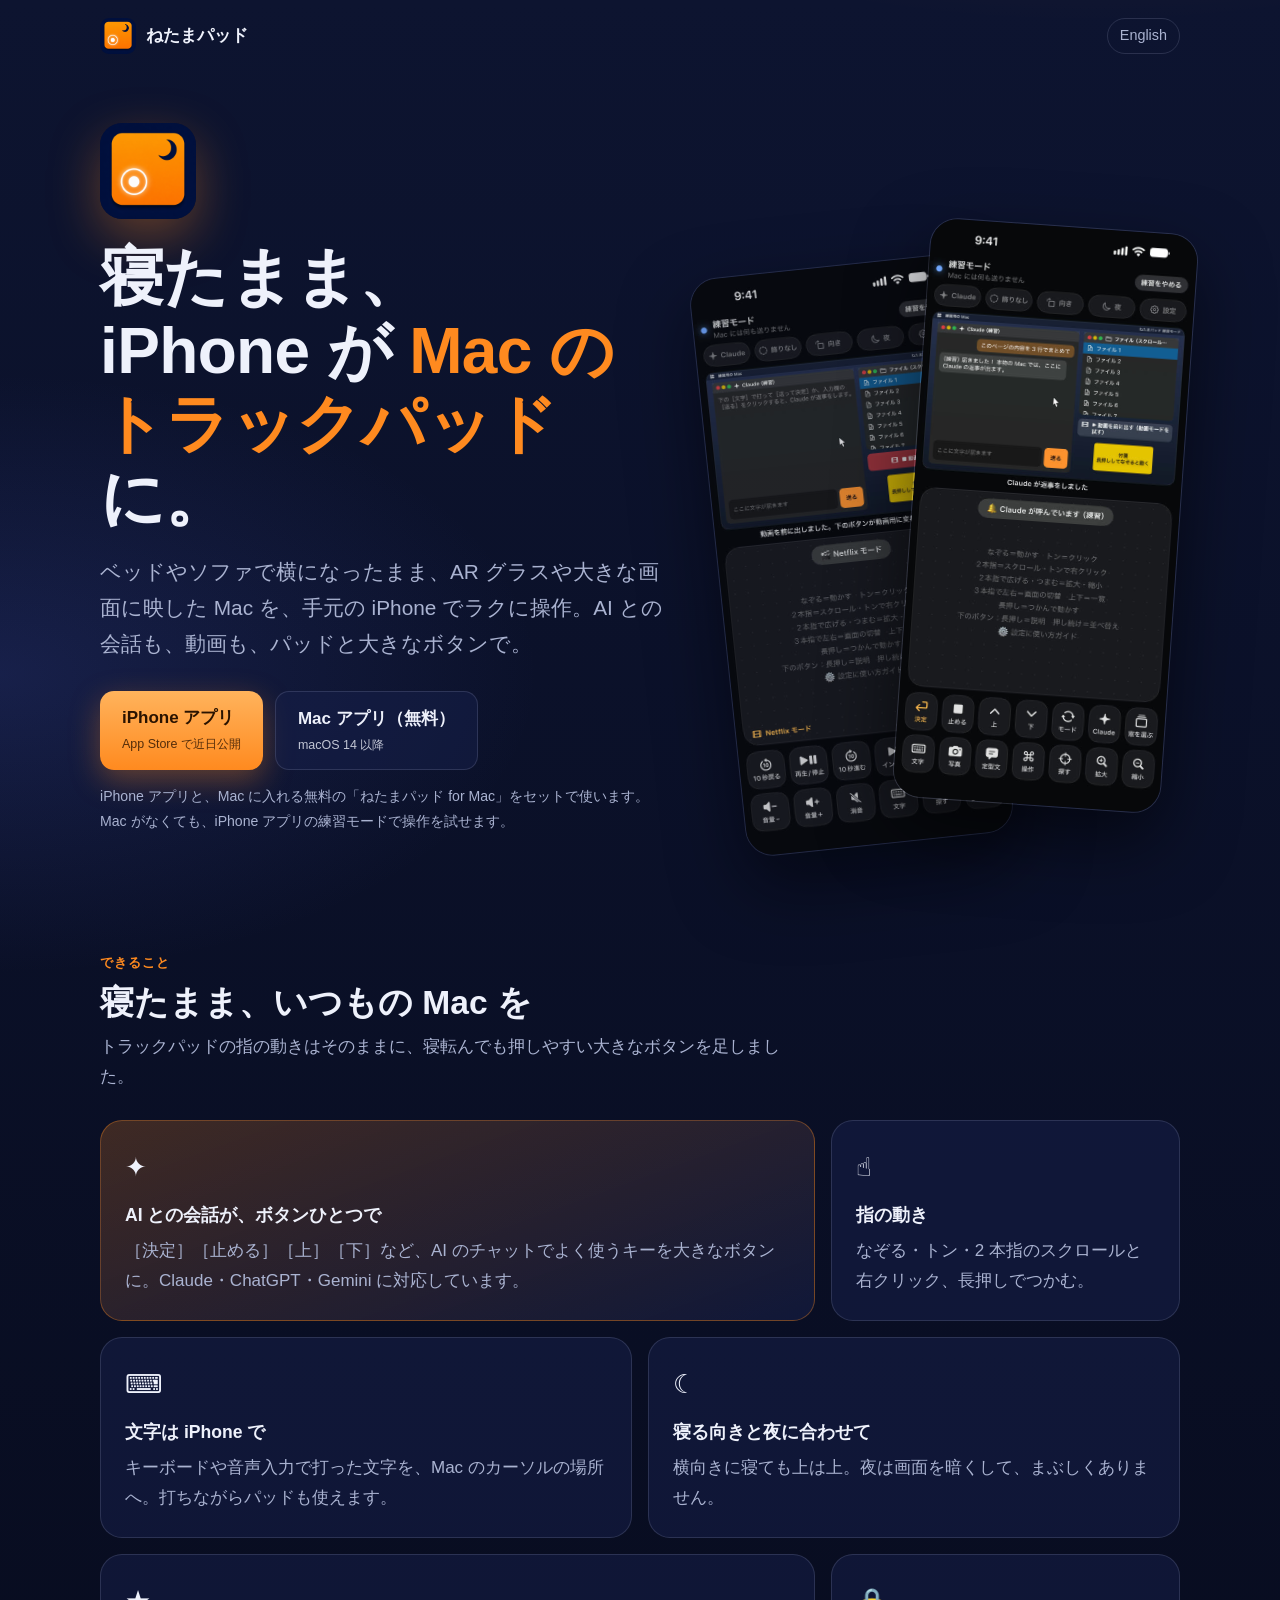
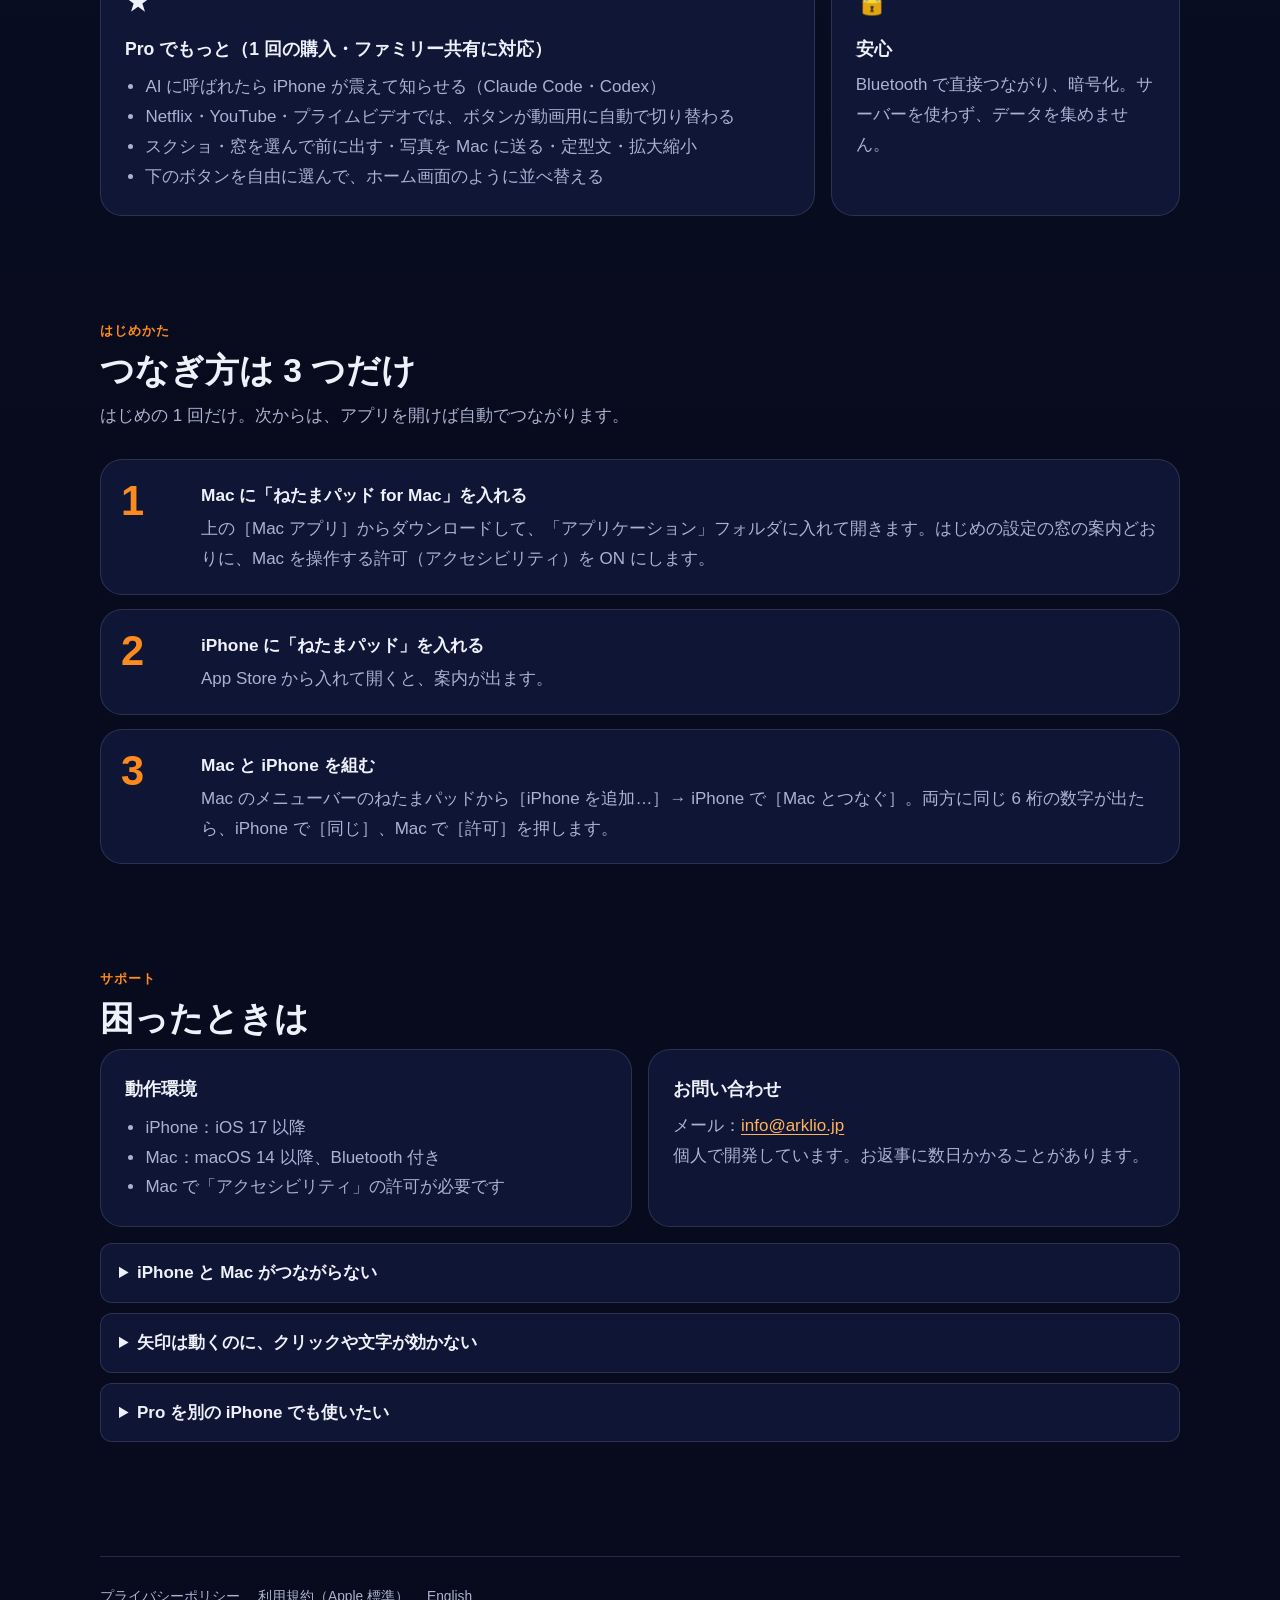
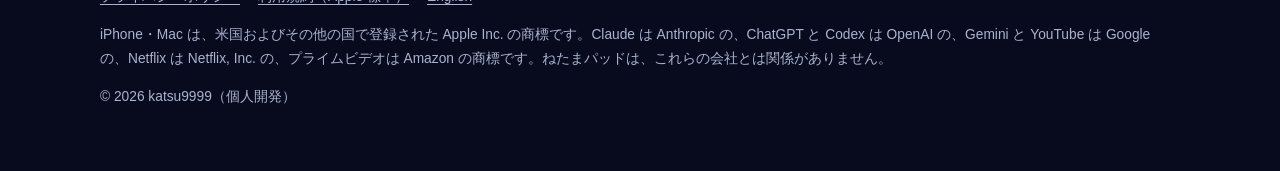
<file: index.html>
<!DOCTYPE html>
<html lang="ja">
<head>
<meta charset="UTF-8">
<meta name="viewport" content="width=device-width, initial-scale=1.0">
<title>ねたまパッド — 寝たまま、iPhone が Mac のトラックパッドに</title>
<meta name="description" content="ベッドに寝たまま、iPhone で Mac を操作。AI との会話も、動画も、手元のパッドと大きなボタンでラクに。">
<link rel="icon" href="assets/icon.png">
<link rel="apple-touch-icon" href="assets/apple-touch-icon.png">
<link rel="alternate" hreflang="en" href="en/">
<link rel="stylesheet" href="assets/style.css">
</head>
<body>
<header class="wrap topbar">
  <a class="brand" href="./"><img src="assets/icon.png" alt="" width="36" height="36">ねたまパッド</a>
  <a class="lang" href="en/" hreflang="en">English</a>
</header>

<main>
  <section class="wrap hero" aria-labelledby="hero-title">
    <div>
      <img class="hero-icon" src="assets/icon.png" alt="ねたまパッドのアイコン" width="96" height="96">
      <h1 id="hero-title">寝たまま、<br>iPhone が <em>Mac の<br>トラックパッド</em>に。</h1>
      <p class="lead">ベッドやソファで横になったまま、AR グラスや大きな画面に映した Mac を、手元の iPhone でラクに操作。AI との会話も、動画も、パッドと大きなボタンで。</p>
      <div class="actions">
        <span class="button primary" aria-disabled="true">iPhone アプリ<small>App Store で近日公開</small></span>
        <a class="button secondary" href="https://github.com/katsu9999-xzx/netama-pad-site/releases/latest/download/NetamaPad.dmg">Mac アプリ（無料）<small>macOS 14 以降</small></a>
      </div>
      <p class="note">iPhone アプリと、Mac に入れる無料の「ねたまパッド for Mac」をセットで使います。Mac がなくても、iPhone アプリの練習モードで操作を試せます。</p>
    </div>
    <div class="phones" aria-hidden="true">
      <img class="phone back" src="assets/ja-03_video.jpg" alt="" width="540" height="1173" loading="lazy">
      <img class="phone front" src="assets/ja-01_chat.jpg" alt="" width="540" height="1173" fetchpriority="high">
    </div>
  </section>

  <section class="wrap" aria-labelledby="features-title">
    <p class="kicker">できること</p>
    <h2 id="features-title">寝たまま、いつもの Mac を</h2>
    <p class="section-lead">トラックパッドの指の動きはそのままに、寝転んでも押しやすい大きなボタンを足しました。</p>
    <div class="bento">
      <article class="tile wide lamp">
        <span class="glyph" aria-hidden="true">✦</span>
        <h3>AI との会話が、ボタンひとつで</h3>
        <p>［決定］［止める］［上］［下］など、AI のチャットでよく使うキーを大きなボタンに。Claude・ChatGPT・Gemini に対応しています。</p>
      </article>
      <article class="tile narrow">
        <span class="glyph" aria-hidden="true">☝︎</span>
        <h3>指の動き</h3>
        <p>なぞる・トン・2 本指のスクロールと右クリック、長押しでつかむ。</p>
      </article>
      <article class="tile half">
        <span class="glyph" aria-hidden="true">⌨︎</span>
        <h3>文字は iPhone で</h3>
        <p>キーボードや音声入力で打った文字を、Mac のカーソルの場所へ。打ちながらパッドも使えます。</p>
      </article>
      <article class="tile half">
        <span class="glyph" aria-hidden="true">☾</span>
        <h3>寝る向きと夜に合わせて</h3>
        <p>横向きに寝ても上は上。夜は画面を暗くして、まぶしくありません。</p>
      </article>
      <article class="tile wide">
        <span class="glyph" aria-hidden="true">★</span>
        <h3>Pro でもっと（1 回の購入・ファミリー共有に対応）</h3>
        <ul>
          <li>AI に呼ばれたら iPhone が震えて知らせる（Claude Code・Codex）</li>
          <li>Netflix・YouTube・プライムビデオでは、ボタンが動画用に自動で切り替わる</li>
          <li>スクショ・窓を選んで前に出す・写真を Mac に送る・定型文・拡大縮小</li>
          <li>下のボタンを自由に選んで、ホーム画面のように並べ替える</li>
        </ul>
      </article>
      <article class="tile narrow">
        <span class="glyph" aria-hidden="true">🔒</span>
        <h3>安心</h3>
        <p>Bluetooth で直接つながり、暗号化。サーバーを使わず、データを集めません。</p>
      </article>
    </div>
  </section>

  <section class="wrap" aria-labelledby="setup-title">
    <p class="kicker">はじめかた</p>
    <h2 id="setup-title">つなぎ方は 3 つだけ</h2>
    <p class="section-lead">はじめの 1 回だけ。次からは、アプリを開けば自動でつながります。</p>
    <ol class="steps">
      <li>
        <div>
          <h3>Mac に「ねたまパッド for Mac」を入れる</h3>
          <p>上の［Mac アプリ］からダウンロードして、「アプリケーション」フォルダに入れて開きます。はじめの設定の窓の案内どおりに、Mac を操作する許可（アクセシビリティ）を ON にします。</p>
        </div>
      </li>
      <li>
        <div>
          <h3>iPhone に「ねたまパッド」を入れる</h3>
          <p>App Store から入れて開くと、案内が出ます。</p>
        </div>
      </li>
      <li>
        <div>
          <h3>Mac と iPhone を組む</h3>
          <p>Mac のメニューバーのねたまパッドから［iPhone を追加…］→ iPhone で［Mac とつなぐ］。両方に同じ 6 桁の数字が出たら、iPhone で［同じ］、Mac で［許可］を押します。</p>
        </div>
      </li>
    </ol>
  </section>

  <section class="wrap" aria-labelledby="support-title">
    <p class="kicker">サポート</p>
    <h2 id="support-title">困ったときは</h2>
    <div class="specs">
      <div class="tile">
        <h3>動作環境</h3>
        <ul>
          <li>iPhone：iOS 17 以降</li>
          <li>Mac：macOS 14 以降、Bluetooth 付き</li>
          <li>Mac で「アクセシビリティ」の許可が必要です</li>
        </ul>
      </div>
      <div class="tile">
        <h3>お問い合わせ</h3>
        <p>メール：<a href="mailto:info@arklio.jp">info@arklio.jp</a></p>
        <p>個人で開発しています。お返事に数日かかることがあります。</p>
      </div>
    </div>
    <div class="faq" style="margin-top:16px">
      <details>
        <summary>iPhone と Mac がつながらない</summary>
        <p>両方の Bluetooth が ON か、Mac のメニューバーにねたまパッドの印があるかを確かめてください。それでもつながらないときは、Mac のねたまパッドを終了して開き直すと、たいてい直ります。</p>
      </details>
      <details>
        <summary>矢印は動くのに、クリックや文字が効かない</summary>
        <p>Mac の［システム設定］→［プライバシーとセキュリティ］→［アクセシビリティ］で、ねたまパッドが ON になっているかを確かめてください。ON にしたあとは、Mac のねたまパッドを開き直します。</p>
      </details>
      <details>
        <summary>Pro を別の iPhone でも使いたい</summary>
        <p>同じ Apple ID の iPhone なら、設定 → Pro の画面の［購入を復元］で使えます。ファミリー共有にも対応しています。</p>
      </details>
    </div>
  </section>
</main>

<footer class="wrap">
  <nav aria-label="ページの案内">
    <a href="privacy.html">プライバシーポリシー</a>
    <a href="https://www.apple.com/legal/internet-services/itunes/dev/stdeula/">利用規約（Apple 標準）</a>
    <a href="en/" hreflang="en">English</a>
  </nav>
  <p>iPhone・Mac は、米国およびその他の国で登録された Apple Inc. の商標です。Claude は Anthropic の、ChatGPT と Codex は OpenAI の、Gemini と YouTube は Google の、Netflix は Netflix, Inc. の、プライムビデオは Amazon の商標です。ねたまパッドは、これらの会社とは関係がありません。</p>
  <p>© 2026 katsu9999（個人開発）</p>
</footer>
</body>
</html>
</file>
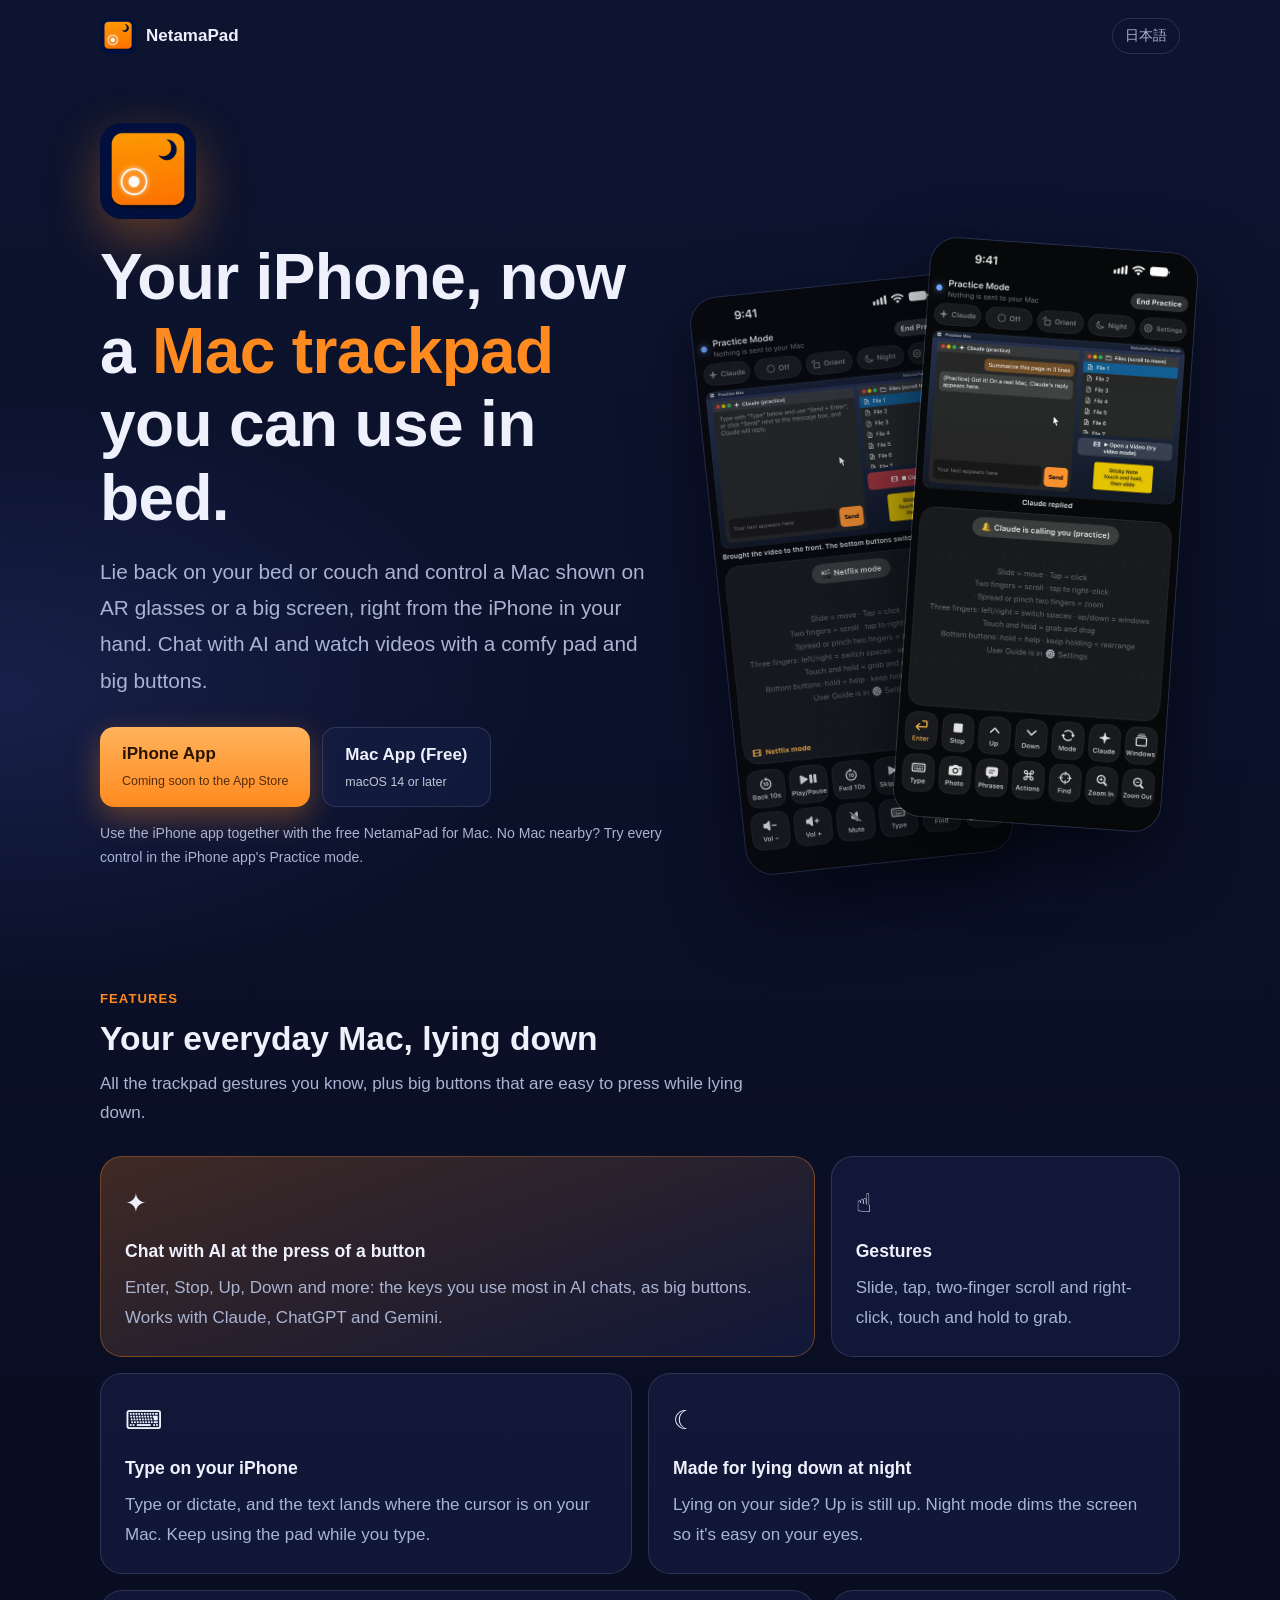
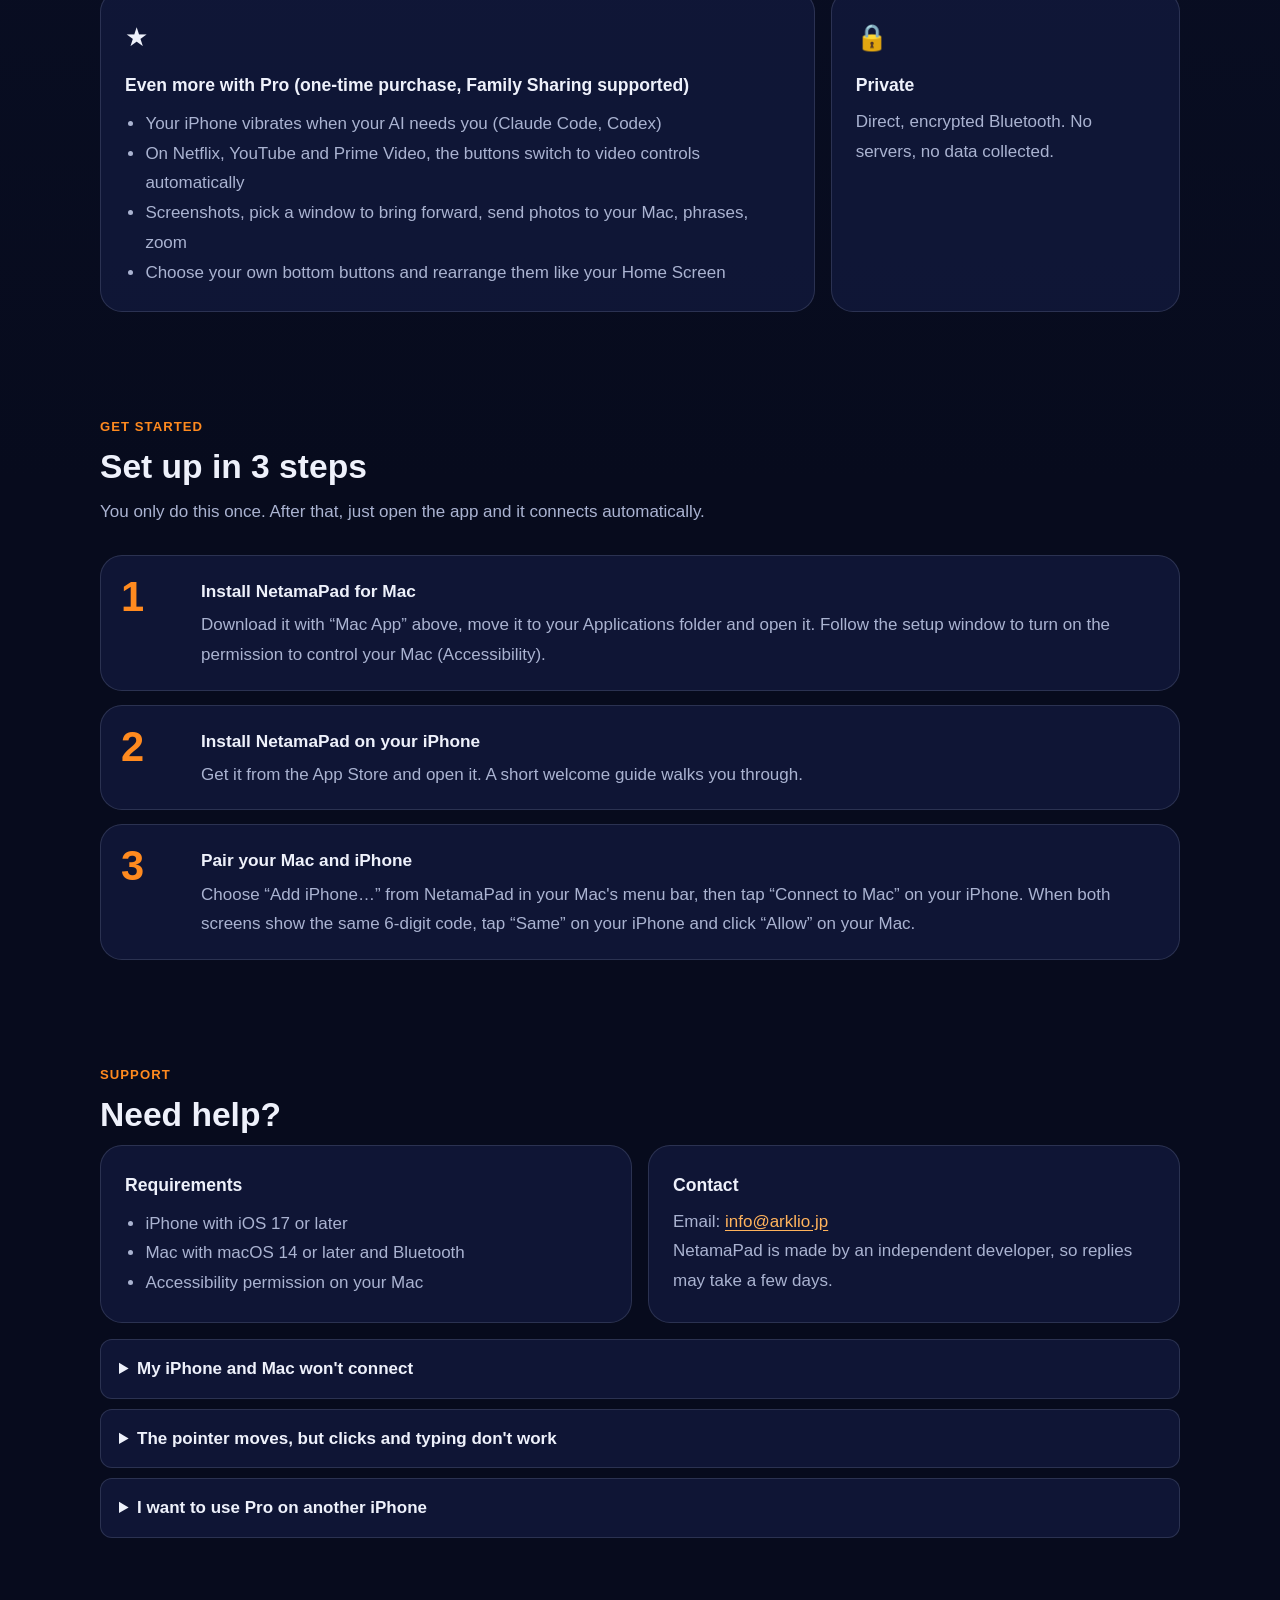
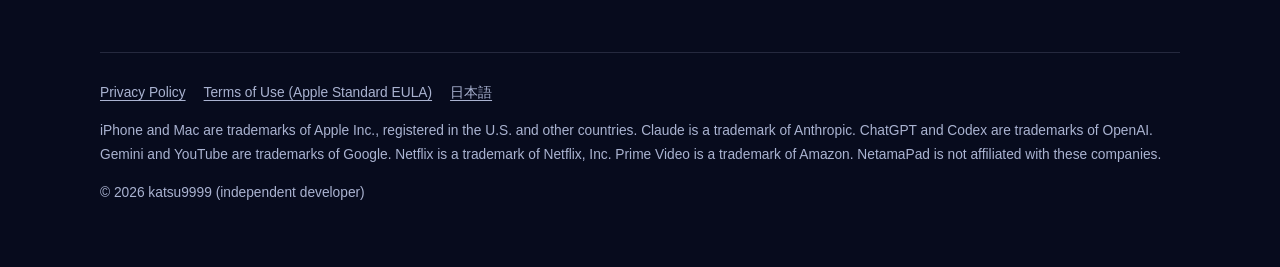
<file: en/index.html>
<!DOCTYPE html>
<html lang="en">
<head>
<meta charset="UTF-8">
<meta name="viewport" content="width=device-width, initial-scale=1.0">
<title>NetamaPad — Control your Mac from bed with your iPhone</title>
<meta name="description" content="Lie back and control your Mac with your iPhone. Chat with AI, watch videos and type, all from a comfy trackpad and big buttons.">
<link rel="icon" href="../assets/icon.png">
<link rel="apple-touch-icon" href="../assets/apple-touch-icon.png">
<link rel="alternate" hreflang="ja" href="../">
<link rel="stylesheet" href="../assets/style.css">
</head>
<body>
<header class="wrap topbar">
  <a class="brand" href="./"><img src="../assets/icon.png" alt="" width="36" height="36">NetamaPad</a>
  <a class="lang" href="../" hreflang="ja">日本語</a>
</header>

<main>
  <section class="wrap hero" aria-labelledby="hero-title">
    <div>
      <img class="hero-icon" src="../assets/icon.png" alt="NetamaPad app icon" width="96" height="96">
      <h1 id="hero-title">Your iPhone, now a <em>Mac trackpad</em> you can use in bed.</h1>
      <p class="lead">Lie back on your bed or couch and control a Mac shown on AR glasses or a big screen, right from the iPhone in your hand. Chat with AI and watch videos with a comfy pad and big buttons.</p>
      <div class="actions">
        <span class="button primary" aria-disabled="true">iPhone App<small>Coming soon to the App Store</small></span>
        <a class="button secondary" href="https://github.com/katsu9999-xzx/netama-pad-site/releases/latest/download/NetamaPad.dmg">Mac App (Free)<small>macOS 14 or later</small></a>
      </div>
      <p class="note">Use the iPhone app together with the free NetamaPad for Mac. No Mac nearby? Try every control in the iPhone app's Practice mode.</p>
    </div>
    <div class="phones" aria-hidden="true">
      <img class="phone back" src="../assets/en-03_video.jpg" alt="" width="540" height="1173" loading="lazy">
      <img class="phone front" src="../assets/en-01_chat.jpg" alt="" width="540" height="1173" fetchpriority="high">
    </div>
  </section>

  <section class="wrap" aria-labelledby="features-title">
    <p class="kicker">Features</p>
    <h2 id="features-title">Your everyday Mac, lying down</h2>
    <p class="section-lead">All the trackpad gestures you know, plus big buttons that are easy to press while lying down.</p>
    <div class="bento">
      <article class="tile wide lamp">
        <span class="glyph" aria-hidden="true">✦</span>
        <h3>Chat with AI at the press of a button</h3>
        <p>Enter, Stop, Up, Down and more: the keys you use most in AI chats, as big buttons. Works with Claude, ChatGPT and Gemini.</p>
      </article>
      <article class="tile narrow">
        <span class="glyph" aria-hidden="true">☝︎</span>
        <h3>Gestures</h3>
        <p>Slide, tap, two-finger scroll and right-click, touch and hold to grab.</p>
      </article>
      <article class="tile half">
        <span class="glyph" aria-hidden="true">⌨︎</span>
        <h3>Type on your iPhone</h3>
        <p>Type or dictate, and the text lands where the cursor is on your Mac. Keep using the pad while you type.</p>
      </article>
      <article class="tile half">
        <span class="glyph" aria-hidden="true">☾</span>
        <h3>Made for lying down at night</h3>
        <p>Lying on your side? Up is still up. Night mode dims the screen so it's easy on your eyes.</p>
      </article>
      <article class="tile wide">
        <span class="glyph" aria-hidden="true">★</span>
        <h3>Even more with Pro (one-time purchase, Family Sharing supported)</h3>
        <ul>
          <li>Your iPhone vibrates when your AI needs you (Claude Code, Codex)</li>
          <li>On Netflix, YouTube and Prime Video, the buttons switch to video controls automatically</li>
          <li>Screenshots, pick a window to bring forward, send photos to your Mac, phrases, zoom</li>
          <li>Choose your own bottom buttons and rearrange them like your Home Screen</li>
        </ul>
      </article>
      <article class="tile narrow">
        <span class="glyph" aria-hidden="true">🔒</span>
        <h3>Private</h3>
        <p>Direct, encrypted Bluetooth. No servers, no data collected.</p>
      </article>
    </div>
  </section>

  <section class="wrap" aria-labelledby="setup-title">
    <p class="kicker">Get started</p>
    <h2 id="setup-title">Set up in 3 steps</h2>
    <p class="section-lead">You only do this once. After that, just open the app and it connects automatically.</p>
    <ol class="steps">
      <li>
        <div>
          <h3>Install NetamaPad for Mac</h3>
          <p>Download it with “Mac App” above, move it to your Applications folder and open it. Follow the setup window to turn on the permission to control your Mac (Accessibility).</p>
        </div>
      </li>
      <li>
        <div>
          <h3>Install NetamaPad on your iPhone</h3>
          <p>Get it from the App Store and open it. A short welcome guide walks you through.</p>
        </div>
      </li>
      <li>
        <div>
          <h3>Pair your Mac and iPhone</h3>
          <p>Choose “Add iPhone…” from NetamaPad in your Mac's menu bar, then tap “Connect to Mac” on your iPhone. When both screens show the same 6-digit code, tap “Same” on your iPhone and click “Allow” on your Mac.</p>
        </div>
      </li>
    </ol>
  </section>

  <section class="wrap" aria-labelledby="support-title">
    <p class="kicker">Support</p>
    <h2 id="support-title">Need help?</h2>
    <div class="specs">
      <div class="tile">
        <h3>Requirements</h3>
        <ul>
          <li>iPhone with iOS 17 or later</li>
          <li>Mac with macOS 14 or later and Bluetooth</li>
          <li>Accessibility permission on your Mac</li>
        </ul>
      </div>
      <div class="tile">
        <h3>Contact</h3>
        <p>Email: <a href="mailto:info@arklio.jp">info@arklio.jp</a></p>
        <p>NetamaPad is made by an independent developer, so replies may take a few days.</p>
      </div>
    </div>
    <div class="faq" style="margin-top:16px">
      <details>
        <summary>My iPhone and Mac won't connect</summary>
        <p>Check that Bluetooth is on for both, and that the NetamaPad icon is in your Mac's menu bar. If they still won't connect, quit NetamaPad on your Mac and open it again. That usually fixes it.</p>
      </details>
      <details>
        <summary>The pointer moves, but clicks and typing don't work</summary>
        <p>On your Mac, open System Settings → Privacy &amp; Security → Accessibility and make sure NetamaPad is turned on. After turning it on, open NetamaPad on your Mac again.</p>
      </details>
      <details>
        <summary>I want to use Pro on another iPhone</summary>
        <p>On any iPhone with the same Apple ID, open Settings → Pro and tap “Restore Purchases”. Family Sharing is supported too.</p>
      </details>
    </div>
  </section>
</main>

<footer class="wrap">
  <nav aria-label="Site">
    <a href="privacy.html">Privacy Policy</a>
    <a href="https://www.apple.com/legal/internet-services/itunes/dev/stdeula/">Terms of Use (Apple Standard EULA)</a>
    <a href="../" hreflang="ja">日本語</a>
  </nav>
  <p>iPhone and Mac are trademarks of Apple Inc., registered in the U.S. and other countries. Claude is a trademark of Anthropic. ChatGPT and Codex are trademarks of OpenAI. Gemini and YouTube are trademarks of Google. Netflix is a trademark of Netflix, Inc. Prime Video is a trademark of Amazon. NetamaPad is not affiliated with these companies.</p>
  <p>© 2026 katsu9999 (independent developer)</p>
</footer>
</body>
</html>
</file>
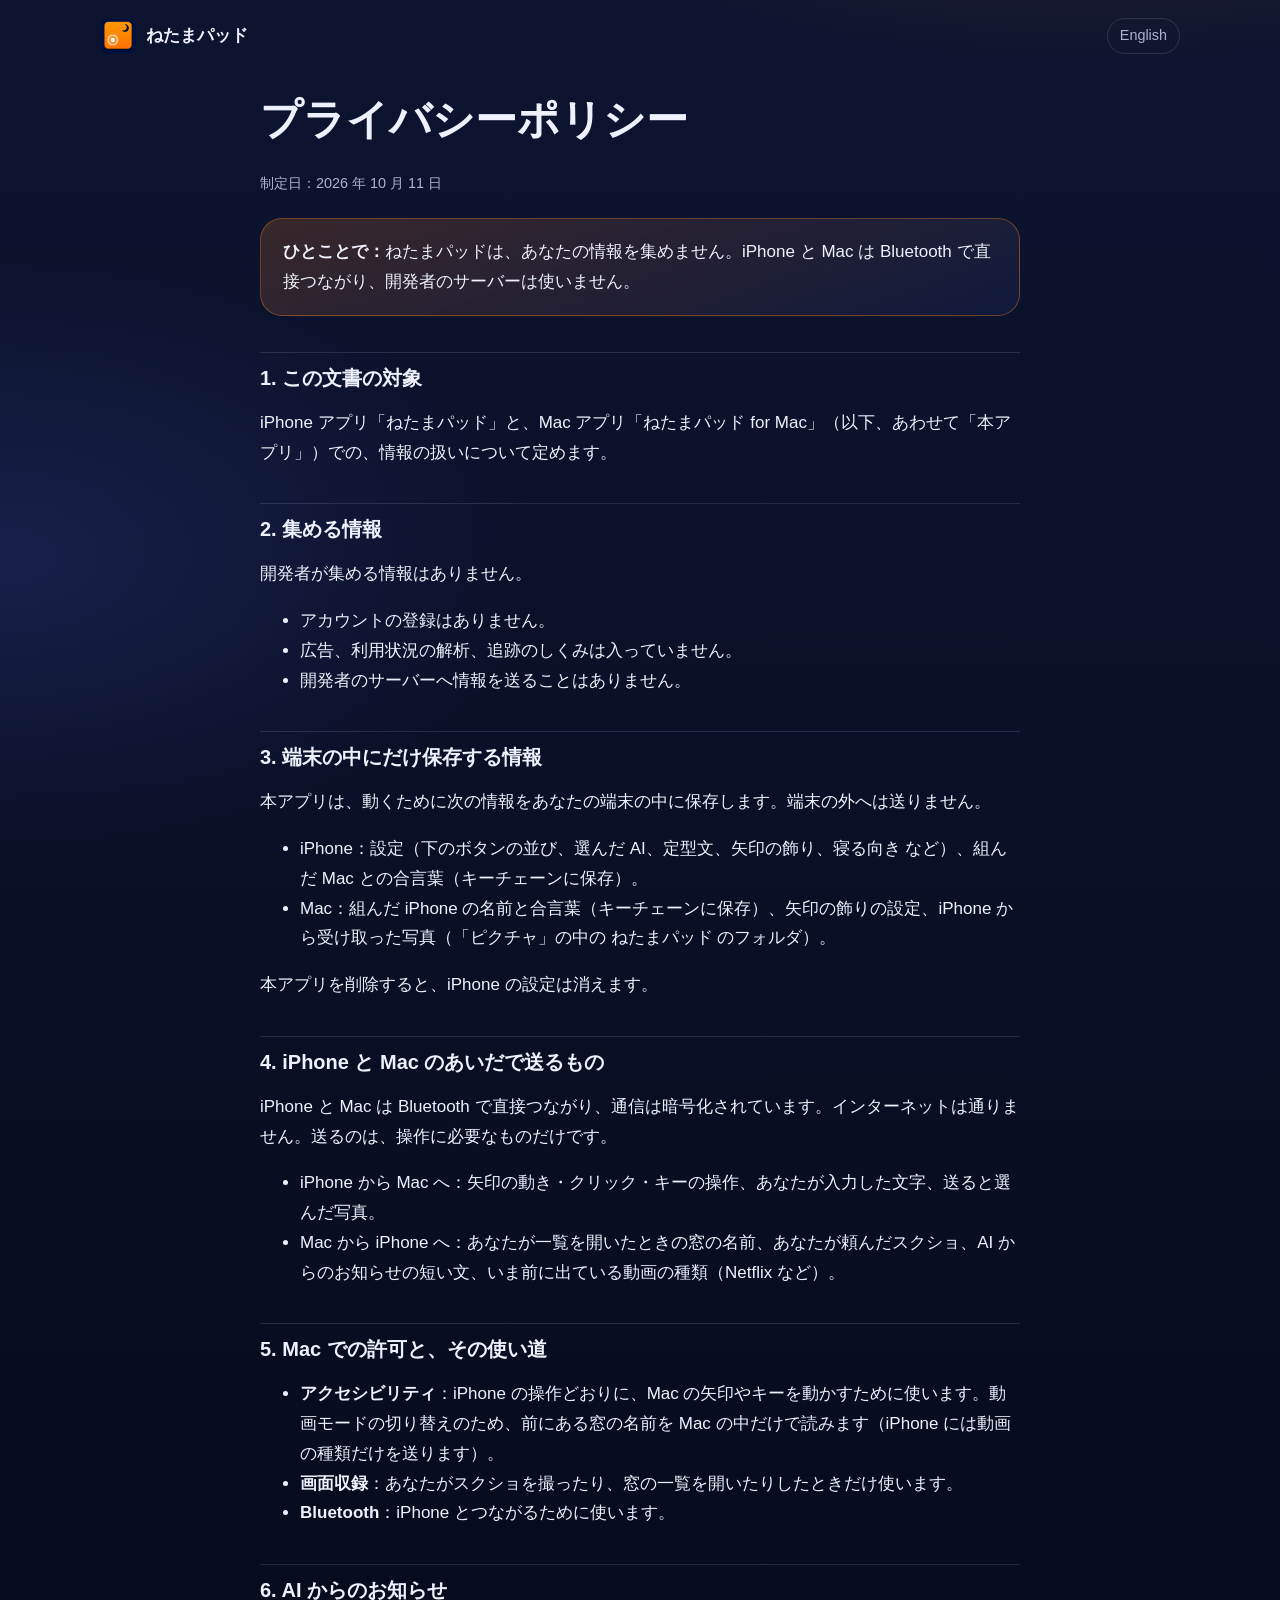
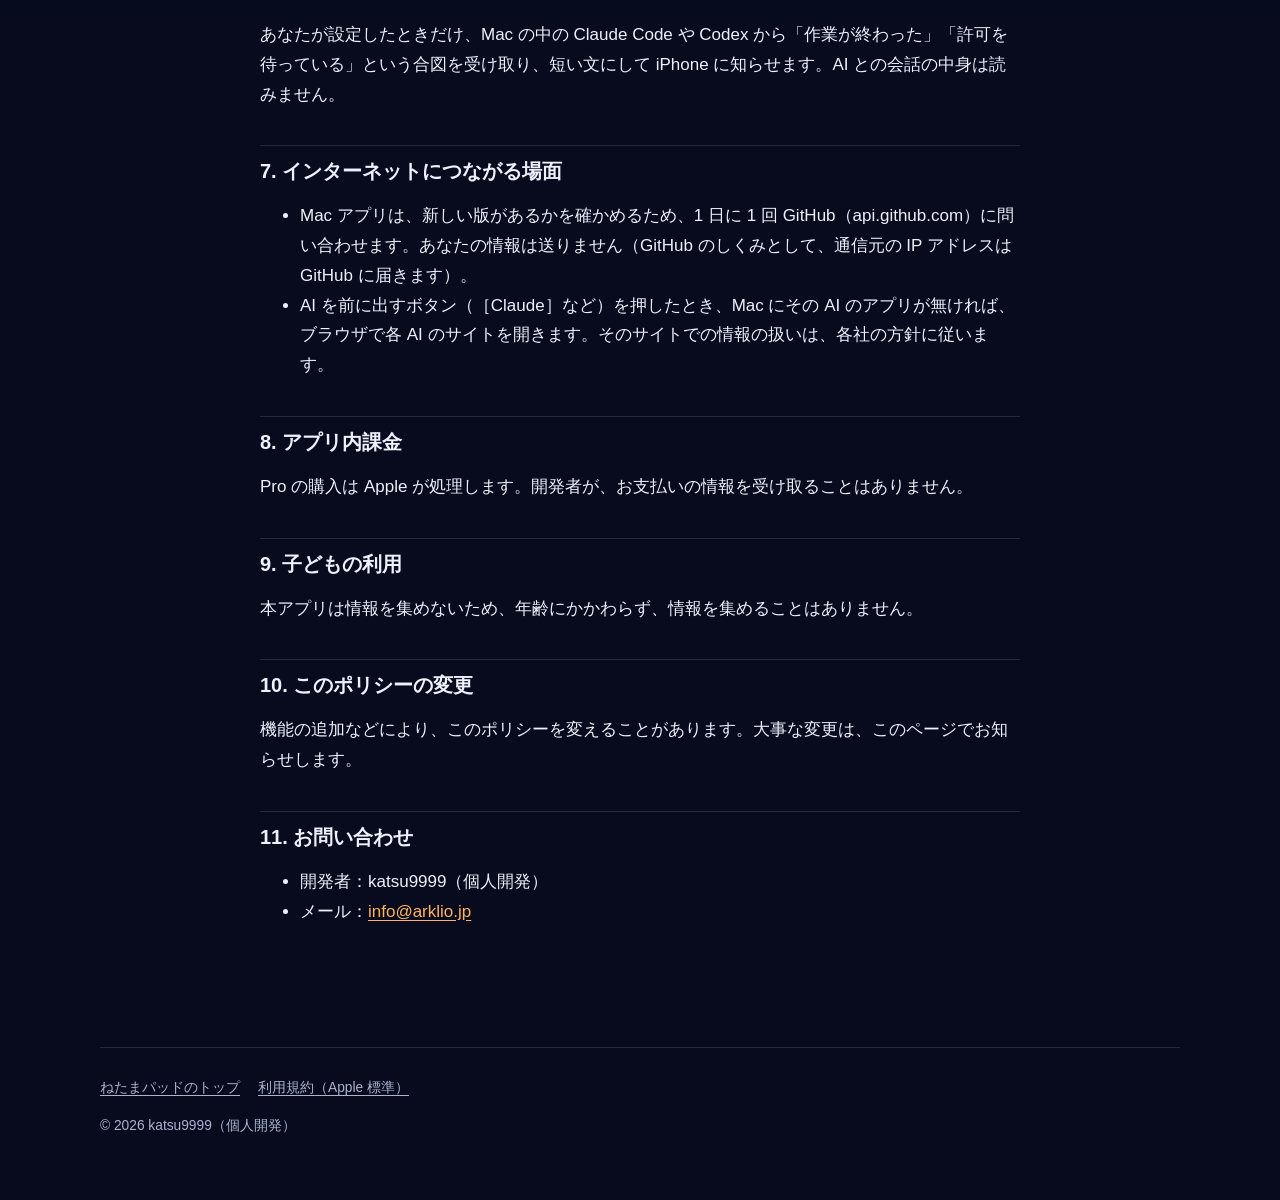
<file: privacy.html>
<!DOCTYPE html>
<html lang="ja">
<head>
<meta charset="UTF-8">
<meta name="viewport" content="width=device-width, initial-scale=1.0">
<title>プライバシーポリシー — ねたまパッド</title>
<link rel="icon" href="assets/icon.png">
<link rel="alternate" hreflang="en" href="en/privacy.html">
<link rel="stylesheet" href="assets/style.css">
</head>
<body>
<header class="wrap topbar">
  <a class="brand" href="./"><img src="assets/icon.png" alt="" width="36" height="36">ねたまパッド</a>
  <a class="lang" href="en/privacy.html" hreflang="en">English</a>
</header>

<main class="doc">
  <h1>プライバシーポリシー</h1>
  <p class="meta">制定日：2026 年 10 月 11 日</p>

  <div class="summary">
    <p><strong>ひとことで：</strong>ねたまパッドは、あなたの情報を集めません。iPhone と Mac は Bluetooth で直接つながり、開発者のサーバーは使いません。</p>
  </div>

  <h2>1. この文書の対象</h2>
  <p>iPhone アプリ「ねたまパッド」と、Mac アプリ「ねたまパッド for Mac」（以下、あわせて「本アプリ」）での、情報の扱いについて定めます。</p>

  <h2>2. 集める情報</h2>
  <p>開発者が集める情報はありません。</p>
  <ul>
    <li>アカウントの登録はありません。</li>
    <li>広告、利用状況の解析、追跡のしくみは入っていません。</li>
    <li>開発者のサーバーへ情報を送ることはありません。</li>
  </ul>

  <h2>3. 端末の中にだけ保存する情報</h2>
  <p>本アプリは、動くために次の情報をあなたの端末の中に保存します。端末の外へは送りません。</p>
  <ul>
    <li>iPhone：設定（下のボタンの並び、選んだ AI、定型文、矢印の飾り、寝る向き など）、組んだ Mac との合言葉（キーチェーンに保存）。</li>
    <li>Mac：組んだ iPhone の名前と合言葉（キーチェーンに保存）、矢印の飾りの設定、iPhone から受け取った写真（「ピクチャ」の中の ねたまパッド のフォルダ）。</li>
  </ul>
  <p>本アプリを削除すると、iPhone の設定は消えます。</p>

  <h2>4. iPhone と Mac のあいだで送るもの</h2>
  <p>iPhone と Mac は Bluetooth で直接つながり、通信は暗号化されています。インターネットは通りません。送るのは、操作に必要なものだけです。</p>
  <ul>
    <li>iPhone から Mac へ：矢印の動き・クリック・キーの操作、あなたが入力した文字、送ると選んだ写真。</li>
    <li>Mac から iPhone へ：あなたが一覧を開いたときの窓の名前、あなたが頼んだスクショ、AI からのお知らせの短い文、いま前に出ている動画の種類（Netflix など）。</li>
  </ul>

  <h2>5. Mac での許可と、その使い道</h2>
  <ul>
    <li><strong>アクセシビリティ</strong>：iPhone の操作どおりに、Mac の矢印やキーを動かすために使います。動画モードの切り替えのため、前にある窓の名前を Mac の中だけで読みます（iPhone には動画の種類だけを送ります）。</li>
    <li><strong>画面収録</strong>：あなたがスクショを撮ったり、窓の一覧を開いたりしたときだけ使います。</li>
    <li><strong>Bluetooth</strong>：iPhone とつながるために使います。</li>
  </ul>

  <h2>6. AI からのお知らせ</h2>
  <p>あなたが設定したときだけ、Mac の中の Claude Code や Codex から「作業が終わった」「許可を待っている」という合図を受け取り、短い文にして iPhone に知らせます。AI との会話の中身は読みません。</p>

  <h2>7. インターネットにつながる場面</h2>
  <ul>
    <li>Mac アプリは、新しい版があるかを確かめるため、1 日に 1 回 GitHub（api.github.com）に問い合わせます。あなたの情報は送りません（GitHub のしくみとして、通信元の IP アドレスは GitHub に届きます）。</li>
    <li>AI を前に出すボタン（［Claude］など）を押したとき、Mac にその AI のアプリが無ければ、ブラウザで各 AI のサイトを開きます。そのサイトでの情報の扱いは、各社の方針に従います。</li>
  </ul>

  <h2>8. アプリ内課金</h2>
  <p>Pro の購入は Apple が処理します。開発者が、お支払いの情報を受け取ることはありません。</p>

  <h2>9. 子どもの利用</h2>
  <p>本アプリは情報を集めないため、年齢にかかわらず、情報を集めることはありません。</p>

  <h2>10. このポリシーの変更</h2>
  <p>機能の追加などにより、このポリシーを変えることがあります。大事な変更は、このページでお知らせします。</p>

  <h2>11. お問い合わせ</h2>
  <ul>
    <li>開発者：katsu9999（個人開発）</li>
    <li>メール：<a href="mailto:info@arklio.jp">info@arklio.jp</a></li>
  </ul>
</main>

<footer class="wrap">
  <nav aria-label="ページの案内">
    <a href="./">ねたまパッドのトップ</a>
    <a href="https://www.apple.com/legal/internet-services/itunes/dev/stdeula/">利用規約（Apple 標準）</a>
  </nav>
  <p>© 2026 katsu9999（個人開発）</p>
</footer>
</body>
</html>
</file>
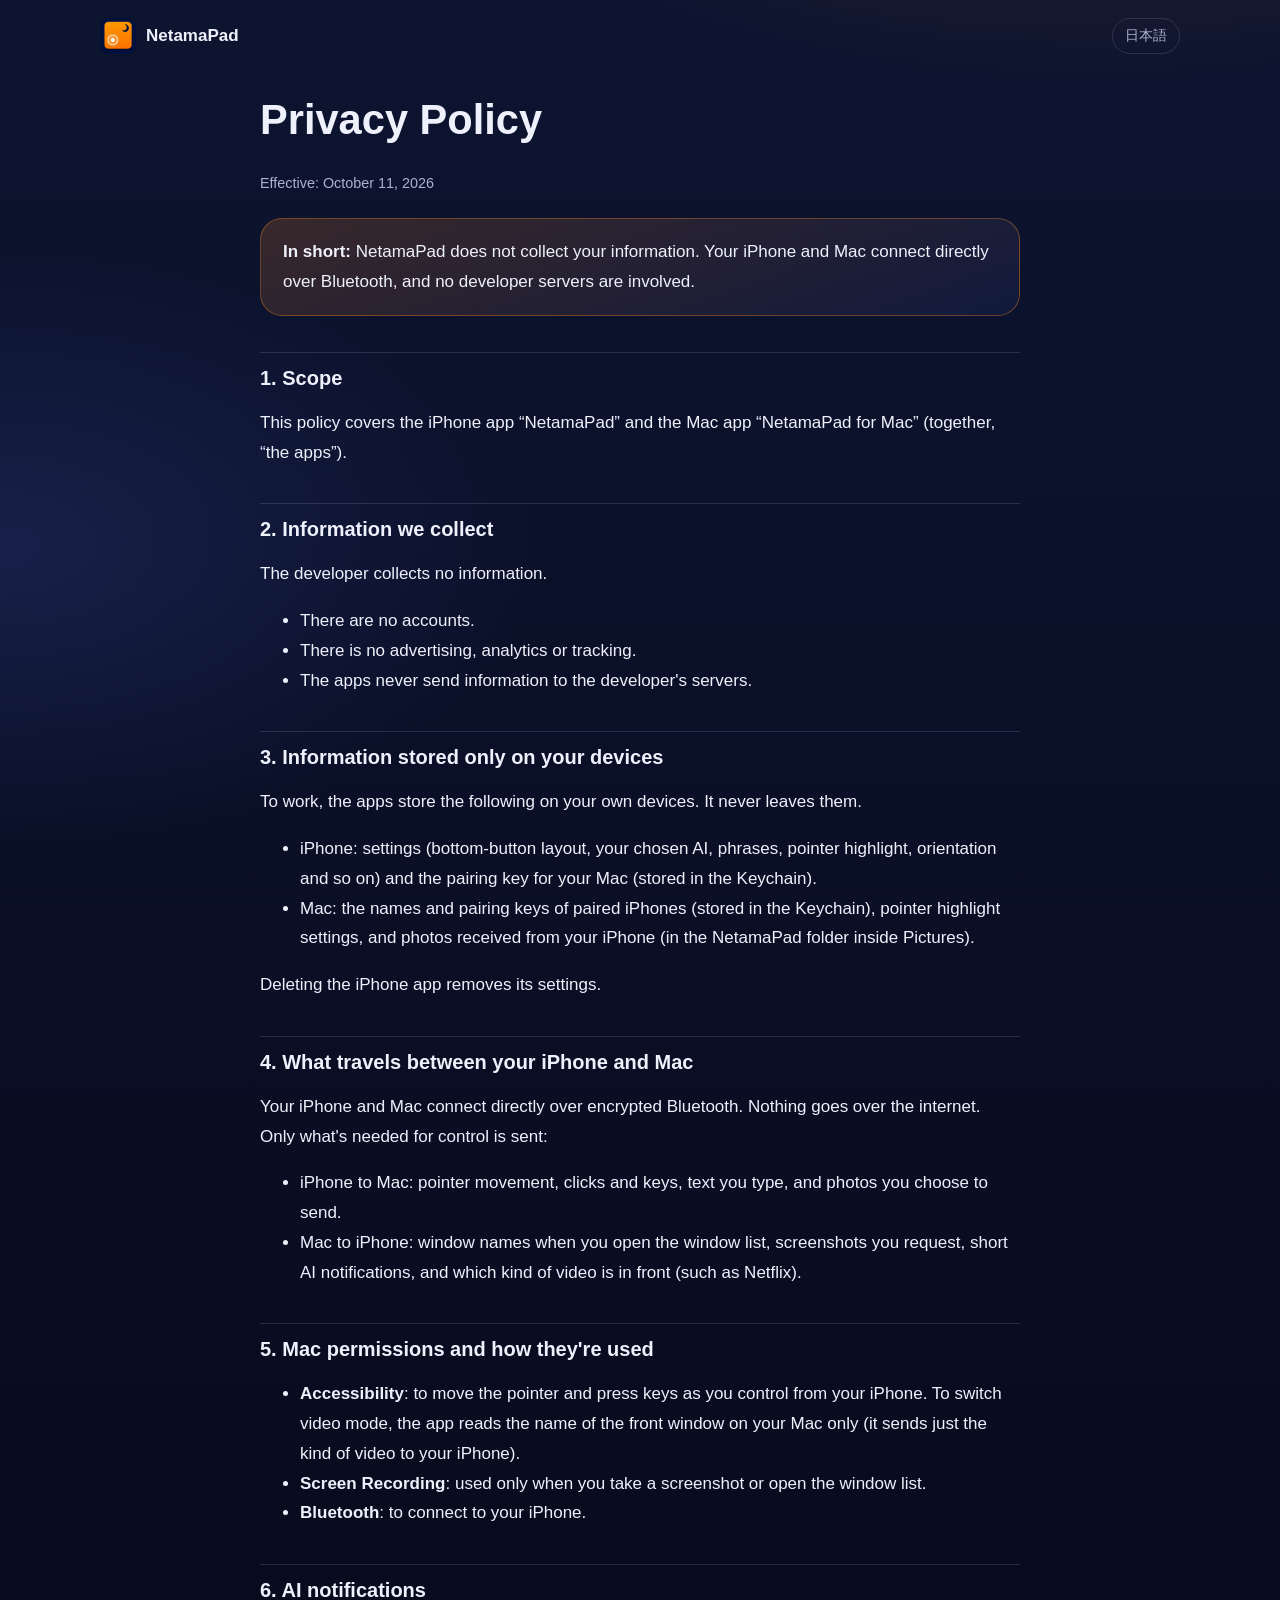
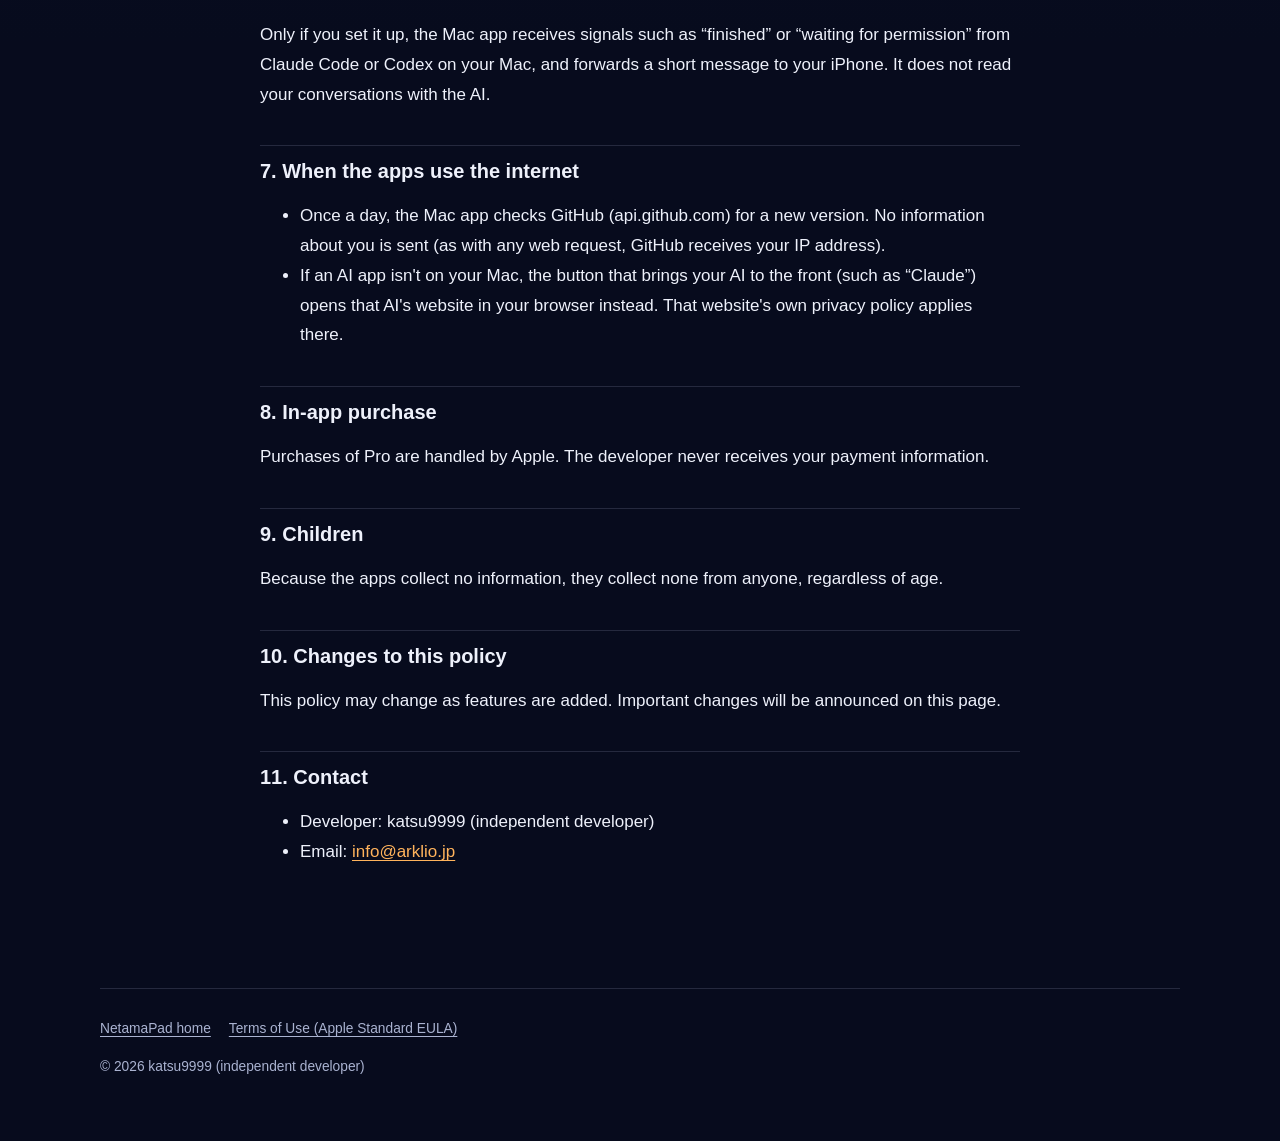
<file: en/privacy.html>
<!DOCTYPE html>
<html lang="en">
<head>
<meta charset="UTF-8">
<meta name="viewport" content="width=device-width, initial-scale=1.0">
<title>Privacy Policy — NetamaPad</title>
<link rel="icon" href="../assets/icon.png">
<link rel="alternate" hreflang="ja" href="../privacy.html">
<link rel="stylesheet" href="../assets/style.css">
</head>
<body>
<header class="wrap topbar">
  <a class="brand" href="./"><img src="../assets/icon.png" alt="" width="36" height="36">NetamaPad</a>
  <a class="lang" href="../privacy.html" hreflang="ja">日本語</a>
</header>

<main class="doc">
  <h1>Privacy Policy</h1>
  <p class="meta">Effective: October 11, 2026</p>

  <div class="summary">
    <p><strong>In short:</strong> NetamaPad does not collect your information. Your iPhone and Mac connect directly over Bluetooth, and no developer servers are involved.</p>
  </div>

  <h2>1. Scope</h2>
  <p>This policy covers the iPhone app “NetamaPad” and the Mac app “NetamaPad for Mac” (together, “the apps”).</p>

  <h2>2. Information we collect</h2>
  <p>The developer collects no information.</p>
  <ul>
    <li>There are no accounts.</li>
    <li>There is no advertising, analytics or tracking.</li>
    <li>The apps never send information to the developer's servers.</li>
  </ul>

  <h2>3. Information stored only on your devices</h2>
  <p>To work, the apps store the following on your own devices. It never leaves them.</p>
  <ul>
    <li>iPhone: settings (bottom-button layout, your chosen AI, phrases, pointer highlight, orientation and so on) and the pairing key for your Mac (stored in the Keychain).</li>
    <li>Mac: the names and pairing keys of paired iPhones (stored in the Keychain), pointer highlight settings, and photos received from your iPhone (in the NetamaPad folder inside Pictures).</li>
  </ul>
  <p>Deleting the iPhone app removes its settings.</p>

  <h2>4. What travels between your iPhone and Mac</h2>
  <p>Your iPhone and Mac connect directly over encrypted Bluetooth. Nothing goes over the internet. Only what's needed for control is sent:</p>
  <ul>
    <li>iPhone to Mac: pointer movement, clicks and keys, text you type, and photos you choose to send.</li>
    <li>Mac to iPhone: window names when you open the window list, screenshots you request, short AI notifications, and which kind of video is in front (such as Netflix).</li>
  </ul>

  <h2>5. Mac permissions and how they're used</h2>
  <ul>
    <li><strong>Accessibility</strong>: to move the pointer and press keys as you control from your iPhone. To switch video mode, the app reads the name of the front window on your Mac only (it sends just the kind of video to your iPhone).</li>
    <li><strong>Screen Recording</strong>: used only when you take a screenshot or open the window list.</li>
    <li><strong>Bluetooth</strong>: to connect to your iPhone.</li>
  </ul>

  <h2>6. AI notifications</h2>
  <p>Only if you set it up, the Mac app receives signals such as “finished” or “waiting for permission” from Claude Code or Codex on your Mac, and forwards a short message to your iPhone. It does not read your conversations with the AI.</p>

  <h2>7. When the apps use the internet</h2>
  <ul>
    <li>Once a day, the Mac app checks GitHub (api.github.com) for a new version. No information about you is sent (as with any web request, GitHub receives your IP address).</li>
    <li>If an AI app isn't on your Mac, the button that brings your AI to the front (such as “Claude”) opens that AI's website in your browser instead. That website's own privacy policy applies there.</li>
  </ul>

  <h2>8. In-app purchase</h2>
  <p>Purchases of Pro are handled by Apple. The developer never receives your payment information.</p>

  <h2>9. Children</h2>
  <p>Because the apps collect no information, they collect none from anyone, regardless of age.</p>

  <h2>10. Changes to this policy</h2>
  <p>This policy may change as features are added. Important changes will be announced on this page.</p>

  <h2>11. Contact</h2>
  <ul>
    <li>Developer: katsu9999 (independent developer)</li>
    <li>Email: <a href="mailto:info@arklio.jp">info@arklio.jp</a></li>
  </ul>
</main>

<footer class="wrap">
  <nav aria-label="Site">
    <a href="./">NetamaPad home</a>
    <a href="https://www.apple.com/legal/internet-services/itunes/dev/stdeula/">Terms of Use (Apple Standard EULA)</a>
  </nav>
  <p>© 2026 katsu9999 (independent developer)</p>
</footer>
</body>
</html>
</file>
<file: assets/style.css>
/* ねたまパッドの紹介ページ。夜のベッドサイドの色（紺の夜空とオレンジの常夜灯）でそろえる。 */
:root {
  --night-0: #070b1d;
  --night-1: #0d1430;
  --night-2: #16204a;
  --lamp: #ff8a1f;
  --lamp-soft: #ffb35c;
  --moon: #fff3dd;
  --text: #eef1fb;
  --text-muted: #aab3d1;
  --line: rgba(170, 179, 209, 0.18);
  --card: rgba(22, 32, 74, 0.55);

  --font-body: -apple-system, BlinkMacSystemFont, "Hiragino Sans", "Hiragino Kaku Gothic ProN", "Yu Gothic", "Segoe UI", sans-serif;
  --font-display: ui-rounded, "SF Pro Rounded", "Hiragino Maru Gothic ProN", -apple-system, sans-serif;

  --text-base: clamp(1rem, 0.95rem + 0.25vw, 1.0625rem);
  --text-lead: clamp(1.1rem, 1rem + 0.5vw, 1.3rem);
  --text-h2: clamp(1.5rem, 1.2rem + 1.4vw, 2.1rem);
  --text-hero: clamp(2.2rem, 1.4rem + 4vw, 4rem);

  --space-section: clamp(3.5rem, 2.5rem + 5vw, 7rem);
  --radius-card: 22px;
  --radius-small: 12px;
  --duration: 200ms;
  --ease: cubic-bezier(0.16, 1, 0.3, 1);
}

* { box-sizing: border-box; }
html { -webkit-text-size-adjust: 100%; }
body {
  margin: 0;
  font-family: var(--font-body);
  font-size: var(--text-base);
  line-height: 1.75;
  color: var(--text);
  background:
    radial-gradient(1200px 600px at 85% -10%, rgba(255, 138, 31, 0.16), transparent 60%),
    radial-gradient(900px 500px at 0% 20%, rgba(80, 100, 220, 0.18), transparent 60%),
    linear-gradient(180deg, var(--night-1), var(--night-0) 60%);
  background-color: var(--night-0);
  -webkit-font-smoothing: antialiased;
}
a { color: var(--lamp-soft); text-underline-offset: 3px; }
a:hover { color: var(--moon); }
a:focus-visible, .button:focus-visible { outline: 3px solid var(--lamp-soft); outline-offset: 3px; border-radius: 8px; }
img { max-width: 100%; height: auto; display: block; }

.wrap { width: min(1080px, 100% - 32px); margin-inline: auto; }

/* 上の帯 */
.topbar { display: flex; align-items: center; justify-content: space-between; padding: 18px 0; }
.brand { display: flex; align-items: center; gap: 10px; color: var(--text); text-decoration: none; font-weight: 700; font-family: var(--font-display); }
.brand img { width: 36px; height: 36px; border-radius: 9px; }
.lang { color: var(--text-muted); font-size: 0.9rem; text-decoration: none; border: 1px solid var(--line); padding: 4px 12px; border-radius: 999px; }
.lang:hover { color: var(--text); border-color: var(--lamp); }

/* いちばん上 */
.hero { display: grid; grid-template-columns: 1.1fr 0.9fr; gap: clamp(24px, 4vw, 56px); align-items: center; padding: clamp(24px, 4vw, 56px) 0 var(--space-section); }
.hero-icon { width: 96px; height: 96px; border-radius: 22px; box-shadow: 0 18px 50px rgba(255, 138, 31, 0.35); margin-bottom: 22px; }
.hero h1 { font-family: var(--font-display); font-size: var(--text-hero); line-height: 1.15; margin: 0 0 18px; letter-spacing: -0.01em; }
.hero h1 em { font-style: normal; color: var(--lamp); }
.lead { font-size: var(--text-lead); color: var(--text-muted); margin: 0 0 28px; max-width: 34em; }
.actions { display: flex; flex-wrap: wrap; gap: 12px; }
.button { display: inline-flex; flex-direction: column; align-items: flex-start; gap: 2px; padding: 12px 22px; border-radius: 14px; font-weight: 700; text-decoration: none; transition: transform var(--duration) var(--ease), box-shadow var(--duration) var(--ease); }
.button.primary { background: linear-gradient(180deg, var(--lamp-soft), var(--lamp)); color: #2a1300; box-shadow: 0 10px 30px rgba(255, 138, 31, 0.35); }
.button.secondary { background: var(--card); color: var(--text); border: 1px solid var(--line); }
.button:hover { transform: translateY(-2px); color: inherit; }
.button.primary:hover { color: #2a1300; box-shadow: 0 14px 36px rgba(255, 138, 31, 0.45); }
.button small { display: block; font-weight: 500; font-size: 0.78rem; opacity: 0.8; }
.note { color: var(--text-muted); font-size: 0.88rem; margin-top: 14px; }

/* 画面の見本（重ねて奥行きを出す） */
.phones { position: relative; min-height: 520px; }
.phone { position: absolute; width: 58%; border-radius: 28px; border: 1px solid var(--line); box-shadow: 0 30px 70px rgba(0, 0, 0, 0.55); }
.phone.back { left: 0; top: 40px; transform: rotate(-6deg); opacity: 0.85; }
.phone.front { right: 0; top: 0; transform: rotate(4deg); }

/* 節 */
section { padding-bottom: var(--space-section); }
h2 { font-family: var(--font-display); font-size: var(--text-h2); line-height: 1.3; margin: 0 0 8px; }
.kicker { color: var(--lamp); font-weight: 700; letter-spacing: 0.08em; font-size: 0.82rem; text-transform: uppercase; margin: 0 0 6px; }
.section-lead { color: var(--text-muted); margin: 0 0 28px; max-width: 40em; }

/* できること（大小をつけたタイル） */
.bento { display: grid; grid-template-columns: repeat(6, 1fr); gap: 16px; }
.tile { background: var(--card); border: 1px solid var(--line); border-radius: var(--radius-card); padding: 24px; }
.tile h3 { margin: 0 0 6px; font-size: 1.1rem; font-family: var(--font-display); }
.tile p { margin: 0; color: var(--text-muted); }
.tile .glyph { font-size: 1.6rem; display: block; margin-bottom: 10px; }
.tile.wide { grid-column: span 4; }
.tile.half { grid-column: span 3; }
.tile.narrow { grid-column: span 2; }
.tile.lamp { background: linear-gradient(160deg, rgba(255, 138, 31, 0.22), rgba(22, 32, 74, 0.55)); border-color: rgba(255, 138, 31, 0.35); }
.tile ul { margin: 8px 0 0; padding-left: 1.2em; color: var(--text-muted); }

/* つなぎ方（大きな数字） */
.steps { list-style: none; margin: 0; padding: 0; display: grid; gap: 14px; counter-reset: step; }
.steps li { counter-increment: step; display: grid; grid-template-columns: 64px 1fr; gap: 16px; align-items: start; padding: 20px; border-radius: var(--radius-card); background: var(--card); border: 1px solid var(--line); }
.steps li::before { content: counter(step); font-family: var(--font-display); font-size: 2.6rem; line-height: 1; color: var(--lamp); font-weight: 800; }
.steps h3 { margin: 0 0 4px; font-size: 1.08rem; }
.steps p { margin: 0; color: var(--text-muted); }

/* 表 */
.specs { display: grid; grid-template-columns: repeat(2, 1fr); gap: 16px; }
.faq details { background: var(--card); border: 1px solid var(--line); border-radius: var(--radius-small); padding: 14px 18px; margin-bottom: 10px; }
.faq summary { cursor: pointer; font-weight: 700; }
.faq details p { color: var(--text-muted); margin: 10px 0 0; }

/* プライバシーなど、読む文書のページ */
.doc { width: min(760px, 100% - 32px); margin-inline: auto; padding-bottom: var(--space-section); }
.doc h1 { font-family: var(--font-display); font-size: clamp(1.8rem, 1.4rem + 2vw, 2.6rem); margin: 12px 0 6px; }
.doc h2 { font-size: 1.25rem; margin: 36px 0 8px; padding-top: 12px; border-top: 1px solid var(--line); }
.doc p, .doc li { color: var(--text); }
.doc .meta { color: var(--text-muted); font-size: 0.9rem; }
.doc .summary { background: linear-gradient(160deg, rgba(255, 138, 31, 0.18), rgba(22, 32, 74, 0.55)); border: 1px solid rgba(255, 138, 31, 0.35); border-radius: var(--radius-card); padding: 18px 22px; margin: 22px 0; }
.doc .summary p { margin: 0; }

footer { border-top: 1px solid var(--line); padding: 28px 0 48px; color: var(--text-muted); font-size: 0.86rem; }
footer nav { display: flex; flex-wrap: wrap; gap: 18px; margin-bottom: 10px; }
footer a { color: var(--text-muted); }

@media (max-width: 820px) {
  .hero { grid-template-columns: 1fr; }
  .phones { min-height: 0; display: grid; grid-template-columns: 1fr 1fr; gap: 12px; }
  .phone { position: static; width: 100%; transform: none; }
  .phone.back { opacity: 1; }
  .bento { grid-template-columns: 1fr; }
  .tile.wide, .tile.half, .tile.narrow { grid-column: auto; }
  .specs { grid-template-columns: 1fr; }
  .steps li { grid-template-columns: 44px 1fr; }
  .steps li::before { font-size: 2rem; }
}

@media (prefers-reduced-motion: reduce) {
  .button { transition: none; }
  .button:hover { transform: none; }
}
</file>
